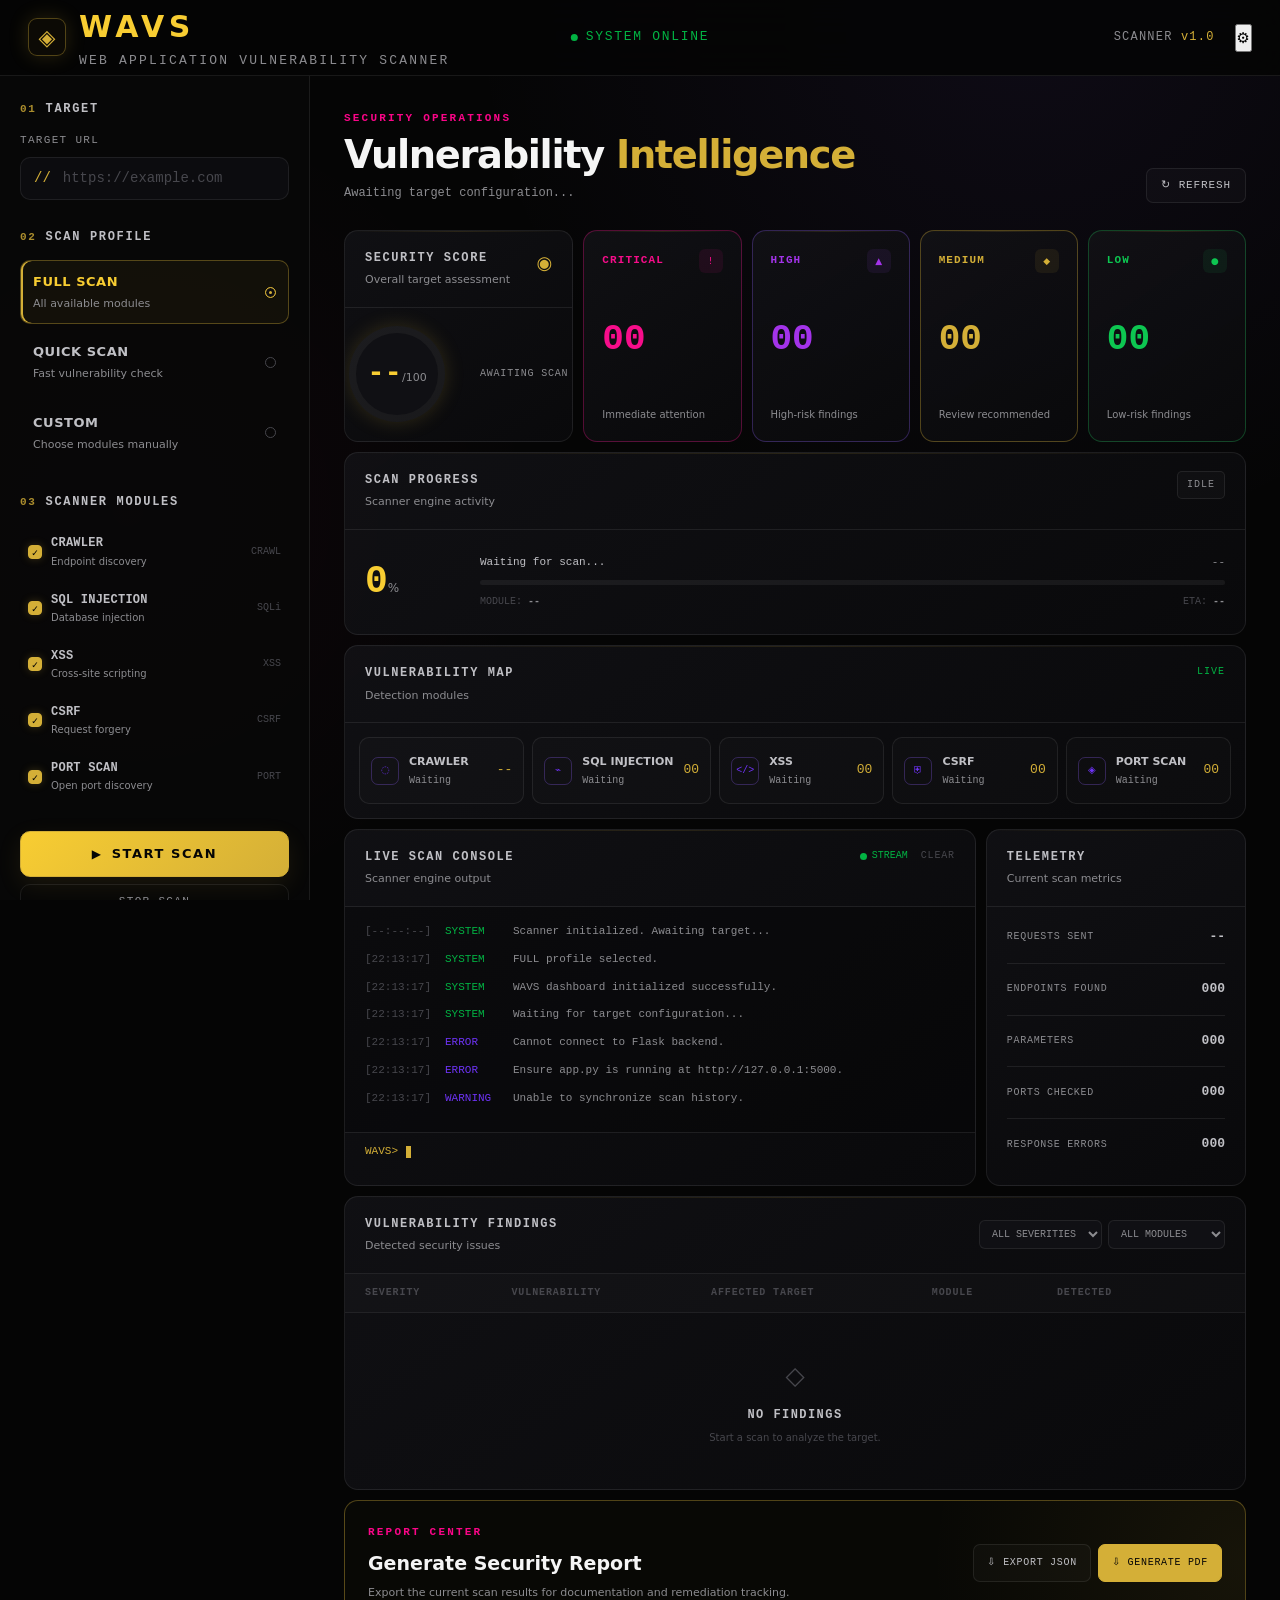
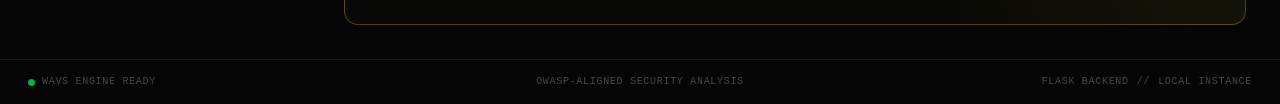
<file: Frontend/index.html>
<!DOCTYPE html>
<html lang="en">
<head>
    <meta charset="UTF-8">

    <meta
        name="viewport"
        content="width=device-width, initial-scale=1.0"
    >

    <meta
        name="description"
        content="WAVS — Web Application Vulnerability Scanner"
    >

    <title>WAVS | Web Application Vulnerability Scanner</title>

    <!-- Main stylesheet -->
    <link rel="stylesheet" href="style.css">
</head>

<body>

    <!-- APPLICATION -->
    <div class="app">

        <!-- TOP NAVIGATION -->
        <header class="topbar">

            <div class="brand">
                <div class="brand-mark">◈</div>

                <div class="brand-text">
                    <span class="brand-name">WAVS</span>

                    <span class="brand-subtitle">
                        WEB APPLICATION VULNERABILITY SCANNER
                    </span>
                </div>
            </div>

            <div class="topbar-center">
                <div class="system-status">
                    <span class="status-dot online"></span>
                    <span>SYSTEM ONLINE</span>
                </div>
            </div>

            <div class="topbar-right">

                <div class="scanner-version">
                    SCANNER <span>v1.0</span>
                </div>

                <button
                    class="iconbutton"
                    id="settingsButton"
                    type="button"
                    aria-label="Open settings"
                >
                    ⚙
                </button>

            </div>

        </header>


        <!-- MAIN DASHBOARD -->
        <main class="dashboard">

            <!-- LEFT CONTROL PANEL -->
            <aside class="scanner-sidebar">

                <!-- TARGET -->
                <section class="sidebar-section target-section">

                    <div class="section-label">
                        <span class="section-number">01</span>
                        TARGET
                    </div>

                    <div class="input-group">

                        <label for="targetUrl">
                            TARGET URL
                        </label>

                        <div class="url-input-wrapper">

                            <span class="input-prefix">//</span>

                            <input
                                type="url"
                                id="targetUrl"
                                name="targetUrl"
                                placeholder="https://example.com"
                                autocomplete="off"
                            >

                        </div>

                    </div>

                </section>


                <!-- SCAN PROFILE -->
                <section class="sidebar-section">

                    <div class="section-label">
                        <span class="section-number">02</span>
                        SCAN PROFILE
                    </div>

                    <div class="profile-selector">

                        <button
                            class="profile-option active"
                            type="button"
                            data-profile="full"
                        >
                            <span>
                                <strong>FULL SCAN</strong>
                                <small>All available modules</small>
                            </span>

                            <span class="radio-indicator"></span>
                        </button>

                        <button
                            class="profile-option"
                            type="button"
                            data-profile="quick"
                        >
                            <span>
                                <strong>QUICK SCAN</strong>
                                <small>Fast vulnerability check</small>
                            </span>

                            <span class="radio-indicator"></span>
                        </button>

                        <button
                            class="profile-option"
                            type="button"
                            data-profile="custom"
                        >
            <span>
                <strong>CUSTOM</strong>
                <small>Choose modules manually</small>
            </span>

            <span class="radio-indicator"></span>
                        </button>

                    </div>

                </section>


                <!-- SCANNER MODULES -->
                <section class="sidebar-section">

                    <div class="section-label">
                        <span class="section-number">03</span>
                        SCANNER MODULES
                    </div>

                    <div class="module-list">

                        <label class="module-item">
                            <input
                                type="checkbox"
                                name="module"
                                value="crawler"
                                checked
                            >

                            <span class="custom-checkbox"></span>

                            <span class="module-info">
                                <strong>CRAWLER</strong>
                                <small>Endpoint discovery</small>
                            </span>

                            <span class="module-code">CRAWL</span>
                        </label>


                        <label class="module-item">
                            <input
                                type="checkbox"
                                name="module"
                                value="sqli"
                                checked
                            >

                            <span class="custom-checkbox"></span>

                            <span class="module-info">
                                <strong>SQL INJECTION</strong>
                                <small>Database injection</small>
                            </span>

                            <span class="module-code">SQLi</span>
                        </label>


                        <label class="module-item">
                            <input
                                type="checkbox"
                                name="module"
                                value="xss"
                                checked
                            >

                            <span class="custom-checkbox"></span>

            <span class="module-info">
                <strong>XSS</strong>
                <small>Cross-site scripting</small>
            </span>

            <span class="module-code">XSS</span>
                        </label>


                        <label class="module-item">
                            <input
                                type="checkbox"
                                name="module"
                                value="csrf"
                                checked
                            >

                            <span class="custom-checkbox"></span>

                            <span class="module-info">
                                <strong>CSRF</strong>
                                <small>Request forgery</small>
                            </span>

                            <span class="module-code">CSRF</span>
                        </label>


                        <label class="module-item">
                            <input
                                type="checkbox"
                                name="module"
                                value="ports"
                                checked
                            >

                            <span class="custom-checkbox"></span>

                            <span class="module-info">
                                <strong>PORT SCAN</strong>
                                <small>Open port discovery</small>
                            </span>

                            <span class="module-code">PORT</span>
                        </label>

                    </div>

                </section>


                <!-- SCAN ACTIONS -->
                <section class="scan-actions">

                    <button
                        class="start-scan-button"
                        id="startScanButton"
                        type="button"
                    >
                        <span class="button-icon">▶</span>
                        <span>START SCAN</span>
                    </button>

                    <button
                        class="stop-scan-button"
                        id="stopScanButton"
                        type="button"
                        disabled
                    >
                        STOP SCAN
                    </button>

                </section>


                <!-- QUICK STATS -->
                <section class="sidebar-section quick-stats-section">

                    <div class="section-label">
                        <span class="section-number">04</span>
                        QUICK STATS
                    </div>

                    <div class="quick-stats">

                        <div class="quick-stat">
                            <span class="stat-label">ENDPOINTS</span>
                            <strong id="endpointCount">00</strong>
                        </div>

                        <div class="quick-stat">
                            <span class="stat-label">REQUESTS</span>
                            <strong id="requestCount">000</strong>
                        </div>

                        <div class="quick-stat">
                            <span class="stat-label">FINDINGS</span>
                            <strong id="findingCount">00</strong>
                        </div>

                        <div class="quick-stat">
                            <span class="stat-label">SCAN TIME</span>
                            <strong id="scanTime">00:00</strong>
                        </div>

                    </div>

                </section>

            </aside>


            <!-- MAIN WORKSPACE -->
            <section class="workspace">

                <!-- PAGE HEADER -->
                <div class="workspace-header">

                    <div>

                        <span class="eyebrow">
                            SECURITY OPERATIONS
                        </span>

                        <h1>
                            Vulnerability
                            <span>Intelligence</span>
                        </h1>

                        <p id="scanTargetDisplay">
                            Awaiting target configuration...
                        </p>

                    </div>

                    <div class="workspace-actions">

                        <button
                            class="secondary-button"
                            id="refreshResultsButton"
                            type="button"
                        >
                            ↻ REFRESH
                        </button>

                    </div>

                </div>


                <!-- SECURITY OVERVIEW -->
                <section class="overview-grid">

                    <!-- SECURITY SCORE -->
                    <article class="dashboard-card score-card">

                        <div class="card-header">

                            <div>
                                <span class="card-label">
                                    SECURITY SCORE
                                </span>

                                <span class="card-description">
                                    Overall target assessment
                                </span>
                            </div>

                            <span class="card-symbol">◉</span>

                        </div>

                        <div class="score-content">

                            <div
                                class="score-ring"
                                id="securityScoreRing"
                            >

                                <div class="score-value">
                                    <strong id="securityScore">--</strong>
                                    <span>/100</span>
                                </div>

                            </div>

                            <div class="score-status">

                                <span
                                    class="severity-indicator"
                                    id="scoreStatusIndicator"
                                ></span>

                                <span id="scoreStatus">
                                    NOT SCANNED
                                </span>

                            </div>

                        </div>

                    </article>


                    <!-- CRITICAL -->
                    <article class="dashboard-card severity-card critical-card">

                        <div class="severity-card-top">

                            <span class="severity-label">
                                CRITICAL
                            </span>

                            <span class="severity-icon">!</span>

                        </div>

                        <strong
                            class="severity-number"
                            id="criticalCount"
                        >
                            00
                        </strong>

                        <span class="severity-description">
                            Immediate attention
                        </span>

                    </article>


                    <!-- HIGH -->
                    <article class="dashboard-card severity-card high-card">

                        <div class="severity-card-top">

                            <span class="severity-label">HIGH</span>
                            <span class="severity-icon">▲</span>

                        </div>

                        <strong
                            class="severity-number"
                            id="highCount"
                        >
            00
        </strong>

        <span class="severity-description">
            High-risk findings
        </span>

                    </article>


                    <!-- MEDIUM -->
                    <article class="dashboard-card severity-card medium-card">

                        <div class="severity-card-top">

                            <span class="severity-label">MEDIUM</span>
                            <span class="severity-icon">◆</span>

                        </div>

                        <strong
                            class="severity-number"
                            id="mediumCount"
                        >
                            00
                        </strong>

                        <span class="severity-description">
                            Review recommended
                        </span>

                    </article>


                    <!-- LOW -->
                    <article class="dashboard-card severity-card low-card">

                        <div class="severity-card-top">

                            <span class="severity-label">LOW</span>
                            <span class="severity-icon">●</span>

                        </div>

                        <strong
                            class="severity-number"
                            id="lowCount"
                        >
            00
        </strong>

        <span class="severity-description">
            Low-risk findings
        </span>

                    </article>

                </section>


                <!-- SCAN PROGRESS -->
                <section class="dashboard-card scan-progress-card">

                    <div class="card-header">

                        <div>

                            <span class="card-label">
                                SCAN PROGRESS
                            </span>

                            <span class="card-description">
                                Scanner engine activity
                            </span>

                        </div>

                        <span
                            class="scan-status-badge"
                            id="scanStatusBadge"
                        >
                            IDLE
                        </span>

                    </div>


                    <div class="progress-main">

                        <div class="progress-percentage">
                            <strong id="scanProgressValue">0</strong>
                            <span>%</span>
                        </div>

                        <div class="progress-details">

                            <div class="progress-label-row">

                                <span id="currentScanStage">
                                    Waiting for scan...
                                </span>

                                <span id="progressTarget">
                                    --
                                </span>

                            </div>

                            <div class="progress-track">

                                <div
                                    class="progress-bar"
                                    id="scanProgressBar"
                                    style="width: 0%;"
                                ></div>

                            </div>


                            <div class="progress-meta">

                                <span>
                                    MODULE:
                                    <strong id="activeModule">--</strong>
                                </span>

                                <span>
                                    ETA:
                                    <strong id="scanEta">--</strong>
                                </span>

                            </div>

                        </div>

                    </div>

                </section>


                <!-- VULNERABILITY MODULE MAP -->
                <section class="dashboard-card module-map-card">

                    <div class="card-header">

                        <div>

                            <span class="card-label">
                                VULNERABILITY MAP
                            </span>

                            <span class="card-description">
                                Detection modules
                            </span>

                        </div>

                        <span class="module-map-status">LIVE</span>

                    </div>


                    <div class="module-map">

                        <!-- CRAWLER -->
                        <div
                            class="module-status-card"
                            data-module="crawler"
                        >

                            <div class="module-status-icon">◌</div>

                            <div class="module-status-info">
                                <strong>CRAWLER</strong>

                                <span id="crawlerStatus">
                                    Waiting
                                </span>
                            </div>

                            <div
                                class="module-finding-count"
                                id="crawlerCount"
                            >
                                --
                            </div>

                        </div>


                        <!-- SQLi -->
                        <div
                            class="module-status-card"
                            data-module="sqli"
        >

            <div class="module-status-icon">⌁</div>

            <div class="module-status-info">
                <strong>SQL INJECTION</strong>

                <span id="sqliStatus">
                    Waiting
                </span>
            </div>

            <div
                class="module-finding-count"
                id="sqliCount"
            >
                00
            </div>

        </div>


        <!-- XSS -->
        <div
            class="module-status-card"
            data-module="xss"
        >

            <div class="module-status-icon">&lt;/&gt;</div>

            <div class="module-status-info">
                <strong>XSS</strong>

                <span id="xssStatus">
                    Waiting
                </span>
            </div>

            <div
                class="module-finding-count"
                id="xssCount"
            >
                00
            </div>

        </div>


        <!-- CSRF -->
        <div
            class="module-status-card"
            data-module="csrf"
        >

            <div class="module-status-icon">⛨</div>

            <div class="module-status-info">
                <strong>CSRF</strong>

                <span id="csrfStatus">
                    Waiting
                </span>
            </div>

            <div
                class="module-finding-count"
                id="csrfCount"
            >
                00
            </div>

        </div>


        <!-- PORTS -->
        <div
            class="module-status-card"
            data-module="ports"
        >

            <div class="module-status-icon">◈</div>

            <div class="module-status-info">
                <strong>PORT SCAN</strong>

                <span id="portsStatus">
                    Waiting
                </span>
            </div>

            <div
                class="module-finding-count"
                id="portsCount"
            >
                00
            </div>

        </div>

                    </div>

                </section>


                <!-- LOWER DASHBOARD -->
                <div class="lower-dashboard">

                    <!-- LIVE SCAN CONSOLE -->
                    <section class="dashboard-card console-card">

                        <div class="card-header">

                            <div>

                                <span class="card-label">
                                    LIVE SCAN CONSOLE
                                </span>

                                <span class="card-description">
                                    Scanner engine output
                                </span>

                            </div>

                            <div class="console-controls">

                                <span class="console-status">
                                    <span class="status-dot"></span>
                                    STREAM
                                </span>

                                <button
                                    type="button"
                                    id="clearConsoleButton"
                                >
                                    CLEAR
                                </button>

                            </div>

                        </div>


                        <div
                            class="console-output"
                            id="consoleOutput"
                            aria-live="polite"
        >

            <div class="console-line system-line">

                <span class="console-time">[--:--:--]</span>

                <span class="console-type">SYSTEM</span>

                <span class="console-message">
                    Scanner initialized. Awaiting target...
                </span>

            </div>

        </div>


        <div class="console-input-line">

            <span class="console-prompt">WAVS&gt;</span>
            <span class="console-cursor"></span>

        </div>

                    </section>


                    <!-- SCAN TELEMETRY -->
                    <section class="dashboard-card telemetry-card">

                        <div class="card-header">

                            <div>

                                <span class="card-label">
                                    TELEMETRY
                                </span>

                                <span class="card-description">
                                    Current scan metrics
                                </span>

                            </div>

                        </div>


                        <div class="telemetry-list">

                            <div class="telemetry-row">
                                <span>REQUESTS SENT</span>
                                <strong id="telemetryRequests">000</strong>
                            </div>

                            <div class="telemetry-row">
                                <span>ENDPOINTS FOUND</span>
                                <strong id="telemetryEndpoints">00</strong>
                            </div>

                            <div class="telemetry-row">
                                <span>PARAMETERS</span>
                                <strong id="telemetryParameters">00</strong>
                            </div>

                            <div class="telemetry-row">
                                <span>PORTS CHECKED</span>
                                <strong id="telemetryPorts">00</strong>
                            </div>

            <div class="telemetry-row">
                <span>RESPONSE ERRORS</span>
                <strong id="telemetryErrors">00</strong>
            </div>

                        </div>

                    </section>

                </div>


                <!-- FINDINGS -->
                <section class="dashboard-card findings-card">

                    <div class="card-header findings-header">

                        <div>

                            <span class="card-label">
                                VULNERABILITY FINDINGS
                            </span>

                            <span class="card-description">
                                Detected security issues
                            </span>

                        </div>


                        <div class="findings-actions">

                            <select
                                id="severityFilter"
                                class="filter-select"
                            >
                                <option value="all">ALL SEVERITIES</option>
                                <option value="critical">CRITICAL</option>
                                <option value="high">HIGH</option>
                                <option value="medium">MEDIUM</option>
                                <option value="low">LOW</option>
                            </select>


                            <select
                                id="moduleFilter"
                                class="filter-select"
                            >
                                <option value="all">ALL MODULES</option>
                                <option value="sqli">SQL INJECTION</option>
                                <option value="xss">XSS</option>
                                <option value="csrf">CSRF</option>
                                <option value="ports">PORT SCAN</option>
                            </select>

                        </div>

                    </div>


                    <!-- FINDINGS TABLE -->
                    <div class="findings-table-wrapper">

                        <table class="findings-table">

                            <thead>
                                <tr>
                                    <th>SEVERITY</th>
                                    <th>VULNERABILITY</th>
                                    <th>AFFECTED TARGET</th>
                                    <th>MODULE</th>
                                    <th>DETECTED</th>
                                    <th></th>
                                </tr>
                            </thead>


                            <tbody id="findingsTableBody">

                                <!-- Findings will be injected by main.js -->

                                <tr class="empty-findings-row">

                                    <td colspan="6">

                                        <div class="empty-state">

                                            <span class="empty-icon">◇</span>

                                            <strong>NO FINDINGS</strong>

                                            <span>
                                                Start a scan to analyze the target.
                                            </span>

                                        </div>

                                    </td>

                                </tr>

                            </tbody>

                        </table>

                    </div>

                </section>


                <!-- FINDING DETAILS -->
                <section
                    class="dashboard-card finding-details-card"
                    id="findingDetails"
                >

                    <div class="card-header">

                        <div>

                            <span class="card-label">
                                FINDING DETAILS
                            </span>

                            <span class="card-description">
                                Technical vulnerability analysis
                            </span>

                        </div>

                        <button
                            type="button"
                            class="close-details-button"
                            id="closeFindingDetails"
                            aria-label="Close finding details"
                        >
                            ×
                        </button>

                    </div>


                    <div class="finding-details-content">

                        <div class="finding-detail-title">

                            <span
                                class="severity-badge"
                                id="detailSeverity"
                            >
                                --
                            </span>

                            <h2 id="detailTitle">
                                Select a finding
                            </h2>

                        </div>


                        <div class="detail-grid">

                            <div class="detail-item">
                                <span>AFFECTED URL</span>
                                <code id="detailUrl">--</code>
                            </div>

                            <div class="detail-item">
                                <span>MODULE</span>
                                <strong id="detailModule">--</strong>
                            </div>

                            <div class="detail-item">
                                <span>PARAMETER</span>
                                <code id="detailParameter">--</code>
                            </div>

                            <div class="detail-item">
                                <span>DETECTED</span>
                                <strong id="detailDetected">--</strong>
                            </div>

                        </div>


                        <div class="detail-section">
                            <h3>DESCRIPTION</h3>

                            <p id="detailDescription">
                                Select a vulnerability from the findings
                                table to view its analysis.
                            </p>
                        </div>


                        <div class="detail-section">
                            <h3>IMPACT</h3>
                            <p id="detailImpact">--</p>
                        </div>


                        <div class="detail-section">
                            <h3>EVIDENCE</h3>
                            <pre id="detailEvidence"><code>--</code></pre>
                        </div>


                        <div class="detail-section remediation-section">
                            <h3>REMEDIATION</h3>
                            <p id="detailRemediation">--</p>
                        </div>

                    </div>

                </section>


                <!-- REPORT CENTER -->
                <section class="report-center">

                    <div class="report-info">

                        <span class="eyebrow">REPORT CENTER</span>

                        <h2>Generate Security Report</h2>

                        <p>
                            Export the current scan results for
                            documentation and remediation tracking.
                        </p>

                    </div>


                    <div class="report-actions">

                        <button
                            class="report-button json-report-button"
                            id="jsonReportButton"
                            type="button"
                        >
                            <span>⇩</span>
                            EXPORT JSON
                        </button>

                        <button
                            class="report-button pdf-report-button"
                            id="pdfReportButton"
                            type="button"
                        >
                            <span>⇩</span>
                            GENERATE PDF
                        </button>

                    </div>

                </section>

            </section>

        </main>


        <!-- FOOTER -->
        <footer class="footer">

            <div class="footer-left">

                <span class="status-dot online"></span>

                <span>WAVS ENGINE READY</span>

            </div>


            <div class="footer-center">
                <span>OWASP-ALIGNED SECURITY ANALYSIS</span>
            </div>


            <div class="footer-right">

                <span>FLASK BACKEND</span>

                <span class="footer-divider">//</span>

                <span>LOCAL INSTANCE</span>

            </div>

        </footer>

    </div>


    <!-- JAVASCRIPT -->
    <script src="main.js" defer></script>

</body>
</html>
</file>
<file: Frontend/style.css>
:root {

    /* Core */
    --black: #050505;
    --black-soft: #080808;
    --surface: #0c0c0f;
    --surface-2: #101014;
    --surface-3: #15151b;

    /* Borders */
    --border: rgba(255, 255, 255, 0.08);
    --border-light: rgba(255, 255, 255, 0.13);
    --border-gold: rgba(212, 175, 55, 0.35);
    --border-magenta: rgba(255, 20, 147, 0.30);
    --border-violet: rgba(139, 92, 246, 0.30);
    --border-green: rgba(34, 197, 94, 0.30);

    /* Main palette */
    --gold: #d4af37;
    --gold-light: #f8cd32;
    --gold-dark: #9e7c20;

    --magenta: #fb0588;
    --magenta-light: #f558ae;

    --violet: #6e33f6;
    --violet-light: #9d7cff;

    --green: #02b343;
    --green-light: #31de71;

    /* Severity */
    --critical: #f70d8a;
    --high: #a333e9;
    --medium: #d4af37;
    --low: #0dc651;

    /* Text */
    --text: #f5f5f5;
    --text-soft: #c0c0c5;
    --text-muted: #8c8c90;
    --text-dark: #47474d;

    /* Effects */
    --gold-glow:
        0 0 20px rgba(212, 175, 55, 0.18);

    --magenta-glow:
        0 0 25px rgba(255, 20, 147, 0.18);

    --violet-glow:
        0 0 25px rgba(139, 92, 246, 0.18);

    --green-glow:
        0 0 20px rgba(34, 197, 94, 0.16);

    /* Layout */
    --sidebar-width: 310px;
    --topbar-height: 76px;

    /* Radius */
    --radius-sm: 6px;
    --radius-md: 10px;
    --radius-lg: 14px;

    /* Transitions */
    --transition-fast: 150ms ease;
    --transition:
        220ms cubic-bezier(0.4, 0, 0.2, 1);

}


/* ============================================================
   02. RESET
   ============================================================ */

* {
    margin: 0;
    padding: 0;
    box-sizing: border-box;
}


html {
    scroll-behavior: smooth;
}


body {

    min-height: 100vh;

    background:
        radial-gradient(
            circle at 80% 0%,
            rgba(139, 92, 246, 0.07),
            transparent 28%
        ),
        radial-gradient(
            circle at 10% 30%,
            rgba(255, 20, 147, 0.035),
            transparent 25%
        ),
        var(--black);

    color: var(--text);

    font-family:
        Inter,
        ui-sans-serif,
        system-ui,
        -apple-system,
        BlinkMacSystemFont,
        "Segoe UI",
        sans-serif;

    line-height: 1.5;

    overflow-x: hidden;

}


button,
input,
select,
textarea {
    font: inherit;
}


button {
    cursor: pointer;
}


button:disabled {
    cursor: not-allowed;
}


a {
    color: inherit;
    text-decoration: none;
}


code,
pre,
.console-output,
.module-code {

    font-family:
        "JetBrains Mono",
        "SFMono-Regular",
        Consolas,
        "Liberation Mono",
        monospace;

}


::selection {
    background: rgba(255, 20, 147, 0.35);
    color: white;
}


/* ============================================================
   03. APP
   ============================================================ */

.app {
    min-height: 100vh;
}


/* ============================================================
   04. TOPBAR
   ============================================================ */

.topbar {

    position: sticky;
    top: 0;
    z-index: 100;

    height: var(--topbar-height);

    display: flex;
    align-items: center;
    justify-content: space-between;

    padding: 0 28px;

    background:
        rgba(5, 5, 5, 0.88);

    border-bottom:
        1px solid var(--border);

    backdrop-filter:
        blur(20px);

}


.brand {

    display: flex;
    align-items: center;
    gap: 13px;

}


.brand-mark {

    width: 38px;
    height: 38px;

    display: grid;
    place-items: center;

    color: var(--gold);

    font-size: 22px;

    border:
        1px solid var(--border-gold);

    border-radius: 9px;

    background:
        rgba(212, 175, 55, 0.04);

    box-shadow:
        var(--gold-glow);

}


.brand-text {

    display: flex;
    flex-direction: column;

}


.brand-name {

    color: var(--gold-light);

    font-size: 27px;
    font-weight: 800;

    letter-spacing: 0.15em;

}


.brand-subtitle {

    color: var(--text-muted);

    font-family:
        "JetBrains Mono",
        monospace;

    font-size: 15px;

    letter-spacing: 0.17em;

}


.topbar-center {

    position: absolute;

    left: 50%;

    transform:
        translateX(-50%);

}


.system-status {

    display: flex;
    align-items: center;
    gap: 8px;

    color: var(--green);

    font-family:
        "JetBrains Mono",
        monospace;

    font-size: 12px;

    letter-spacing: 0.13em;

}


.status-dot {

    width: 7px;
    height: 7px;

    display: inline-block;

    border-radius: 50%;

    background: var(--green);

}


.status-dot.online {

    box-shadow:
        0 0 8px rgba(34, 197, 94, 0.8);

    animation:
        statusPulse 2s infinite;

}


@keyframes statusPulse {

    0%,
    100% {
        opacity: 1;
    }

    50% {
        opacity: 0.4;
    }

}


.topbar-right {

    display: flex;
    align-items: center;
    gap: 20px;

}


.scanner-version {

    color: var(--text-muted);

    font-family:
        "JetBrains Mono",
        monospace;

    font-size: 9px;

    letter-spacing: 0.1em;

}


.scanner-version span {
    color: var(--gold);
}


.icon-button {

    width: 35px;
    height: 35px;

    display: grid;
    place-items: center;

    border:
        1px solid var(--border);

    border-radius: 8px;

    color: var(--text-soft);

    background:
        rgba(255, 255, 255, 0.025);

    transition:
        var(--transition);

}


.icon-button:hover {

    color: var(--gold);

    border-color:
        var(--border-gold);

    box-shadow:
        var(--gold-glow);

    transform:
        rotate(30deg);

}


/* ============================================================
   05. DASHBOARD LAYOUT
   ============================================================ */

.dashboard {

    display: grid;

    grid-template-columns:
        var(--sidebar-width)
        minmax(0, 1fr);

    min-height:
        calc(100vh - var(--topbar-height));

}


/* ============================================================
   06. SIDEBAR
   ============================================================ */

.scanner-sidebar {

    position: sticky;

    top: var(--topbar-height);

    height:
        calc(100vh - var(--topbar-height));

    overflow-y: auto;

    padding: 24px 20px;

    background:
        rgba(8, 8, 8, 0.78);

    border-right:
        1px solid var(--border);

}


.scanner-sidebar::-webkit-scrollbar,
.console-output::-webkit-scrollbar {

    width: 4px;

}


.scanner-sidebar::-webkit-scrollbar-thumb,
.console-output::-webkit-scrollbar-thumb {

    background:
        rgba(212, 175, 55, 0.25);

    border-radius: 10px;

}


/* ============================================================
   07. SIDEBAR SECTIONS
   ============================================================ */

.sidebar-section {

    margin-bottom: 28px;

}


.section-label {

    display: flex;
    align-items: center;
    gap: 9px;

    margin-bottom: 13px;

    color: var(--text-soft);

    font-family:
        "JetBrains Mono",
        monospace;

    font-size: 9px;
    font-weight: 700;

    letter-spacing: 0.14em;

}


.section-number {

    color: var(--gold);

    font-size: 8px;

    opacity: 0.8;

}


/* ============================================================
   08. TARGET INPUT
   ============================================================ */

.input-group label {

    display: block;

    margin-bottom: 7px;

    color: var(--text-muted);

    font-family:
        "JetBrains Mono",
        monospace;

    font-size: 8px;

    letter-spacing: 0.12em;

}


.url-input-wrapper {

    display: flex;
    align-items: center;

    height: 43px;

    overflow: hidden;

    border:
        1px solid var(--border);

    border-radius:
        var(--radius-md);

    background:
        var(--surface);

    transition:
        var(--transition);

}


.url-input-wrapper:focus-within {

    border-color:
        var(--border-gold);

    box-shadow:
        0 0 0 3px rgba(212, 175, 55, 0.06),
        var(--gold-glow);

}


.input-prefix {

    padding-left: 13px;

    color: var(--gold);

    font-family:
        "JetBrains Mono",
        monospace;

    font-size: 12px;

}


.url-input-wrapper input {

    width: 100%;
    height: 100%;

    padding:
        0 12px;

    border: none;
    outline: none;

    color: var(--text);

    background:
        transparent;

    font-family:
        "JetBrains Mono",
        monospace;

    font-size: 11px;

}


.url-input-wrapper input::placeholder {
    color: var(--text-dark);
}


.url-input-wrapper input:disabled {
    opacity: 0.45;
}


/* ============================================================
   09. PROFILE SELECTOR
   ============================================================ */

.profile-selector {

    display: flex;
    flex-direction: column;
    gap: 6px;

}


.profile-option {

    width: 100%;

    display: flex;
    align-items: center;
    justify-content: space-between;

    padding: 11px 12px;

    border:
        1px solid transparent;

    border-radius:
        var(--radius-md);

    color: var(--text-soft);

    background:
        transparent;

    text-align: left;

    transition:
        var(--transition);

}


.profile-option span:first-child {

    display: flex;
    flex-direction: column;
    gap: 2px;

}


.profile-option strong {

    color: var(--text-soft);

    font-size: 10px;

    letter-spacing: 0.04em;

}


.profile-option small {

    color: var(--text-muted);

    font-size: 8px;

}


.profile-option:hover {

    background:
        rgba(255, 255, 255, 0.025);

    border-color:
        var(--border);

}


.profile-option.active {

    border-color:
        var(--border-gold);

    background:
        rgba(212, 175, 55, 0.055);

    box-shadow:
        inset 2px 0 0 var(--gold);

}


.profile-option.active strong {
    color: var(--gold-light);
}


.radio-indicator {

    width: 11px;
    height: 11px;

    border:
        1px solid var(--text-dark);

    border-radius: 50%;

}


.profile-option.active
.radio-indicator {

    border-color:
        var(--gold);

    background:
        var(--gold);

    box-shadow:
        inset 0 0 0 3px var(--surface);

}


/* ============================================================
   10. MODULE LIST
   ============================================================ */

.module-list {

    display: flex;
    flex-direction: column;
    gap: 3px;

}


.module-item {

    position: relative;

    display: flex;
    align-items: center;

    gap: 9px;

    padding: 9px 8px;

    border-radius:
        var(--radius-sm);

    transition:
        var(--transition);

}


.module-item:hover {

    background:
        rgba(255, 255, 255, 0.025);

}


.module-item input {

    position: absolute;

    opacity: 0;

    pointer-events: none;

}


.custom-checkbox {

    width: 14px;
    height: 14px;

    flex-shrink: 0;

    border:
        1px solid var(--text-dark);

    border-radius: 4px;

    transition:
        var(--transition);

}


.module-item input:checked
~ .custom-checkbox {

    border-color:
        var(--gold);

    background:
        var(--gold);

    box-shadow:
        0 0 9px rgba(212, 175, 55, 0.25);

}


.module-item input:checked
~ .custom-checkbox::after {

    content: "✓";

    display: block;

    color: var(--black);

    font-size: 9px;
    font-weight: 900;

    text-align: center;

}


.module-info {

    min-width: 0;

    display: flex;
    flex-direction: column;

    flex: 1;

}


.module-info strong {

    color: var(--text-soft);

    font-family:
        "JetBrains Mono",
        monospace;

    font-size: 9px;

    letter-spacing: 0.02em;

}


.module-info small {

    color: var(--text-muted);

    font-size: 7px;

}


.module-code {

    color: var(--text-dark);

    font-size: 7px;

}


/* ============================================================
   11. SCAN BUTTONS
   ============================================================ */

.scan-actions {

    display: flex;
    flex-direction: column;
    gap: 7px;

    margin-bottom: 28px;

}


.start-scan-button {

    width: 100%;
    height: 46px;

    display: flex;
    align-items: center;
    justify-content: center;

    gap: 9px;

    border:
        1px solid var(--gold);

    border-radius:
        var(--radius-md);

    color: var(--black);

    background:
        linear-gradient(
            135deg,
            var(--gold-light),
            var(--gold)
        );

    font-size: 10px;
    font-weight: 900;

    letter-spacing: 0.12em;

    box-shadow:
        0 8px 25px rgba(212, 175, 55, 0.10);

    transition:
        var(--transition);

}


.start-scan-button:hover:not(:disabled) {

    transform:
        translateY(-2px);

    box-shadow:
        0 12px 30px rgba(212, 175, 55, 0.22),
        0 0 25px rgba(212, 175, 55, 0.12);

}


.start-scan-button:active:not(:disabled) {

    transform:
        translateY(0);

}


.start-scan-button:disabled {

    opacity: 0.4;

}


.button-icon {
    font-size: 9px;
}


.stop-scan-button {

    width: 100%;
    height: 35px;

    border:
        1px solid var(--border);

    border-radius:
        var(--radius-md);

    color: var(--text-muted);

    background:
        transparent;

    font-family:
        "JetBrains Mono",
        monospace;

    font-size: 8px;

    letter-spacing: 0.12em;

    transition:
        var(--transition);

}


.stop-scan-button:not(:disabled):hover {

    color: var(--magenta);

    border-color:
        var(--border-magenta);

    background:
        rgba(255, 20, 147, 0.04);

}


/* ============================================================
   12. QUICK STATS
   ============================================================ */

.quick-stats {

    display: grid;

    grid-template-columns:
        repeat(2, 1fr);

    border:
        1px solid var(--border);

    border-radius:
        var(--radius-md);

    overflow: hidden;

}


.quick-stat {

    min-height: 66px;

    display: flex;
    flex-direction: column;
    justify-content: center;

    padding: 10px;

    border-right:
        1px solid var(--border);

    border-bottom:
        1px solid var(--border);

}


.quick-stat:nth-child(2n) {
    border-right: none;
}


.quick-stat:nth-last-child(-n + 2) {
    border-bottom: none;
}


.stat-label {

    color: var(--text-muted);

    font-family:
        "JetBrains Mono",
        monospace;

    font-size: 7px;

    letter-spacing: 0.1em;

}


.quick-stat strong {

    margin-top: 3px;

    color: var(--gold-light);

    font-family:
        "JetBrains Mono",
        monospace;

    font-size: 15px;

}


/* ============================================================
   13. WORKSPACE
   ============================================================ */

.workspace {

    min-width: 0;

    padding: 34px;

}


/* ============================================================
   14. WORKSPACE HEADER
   ============================================================ */

.workspace-header {

    display: flex;
    align-items: flex-end;
    justify-content: space-between;

    gap: 20px;

    margin-bottom: 27px;

}


.eyebrow {

    display: block;

    margin-bottom: 7px;

    color: var(--magenta);

    font-family:
        "JetBrains Mono",
        monospace;

    font-size: 8px;
    font-weight: 700;

    letter-spacing: 0.2em;

}


.workspace-header h1 {

    color: var(--text);

    font-size:
        clamp(27px, 3vw, 40px);

    line-height: 1.05;

    letter-spacing: -0.035em;

    font-weight: 700;

}


.workspace-header h1 span {

    color: var(--gold);

}


.workspace-header p {

    max-width: 700px;

    margin-top: 9px;

    overflow: hidden;

    color: var(--text-muted);

    font-family:
        "JetBrains Mono",
        monospace;

    font-size: 9px;

    text-overflow: ellipsis;
    white-space: nowrap;

}


.secondary-button {

    height: 35px;

    padding: 0 14px;

    border:
        1px solid var(--border);

    border-radius:
        7px;

    color: var(--text-soft);

    background:
        rgba(255, 255, 255, 0.025);

    font-family:
        "JetBrains Mono",
        monospace;

    font-size: 8px;

    letter-spacing: 0.08em;

    transition:
        var(--transition);

}


.secondary-button:hover {

    color: var(--gold);

    border-color:
        var(--border-gold);

}


/* ============================================================
   15. DASHBOARD CARD
   ============================================================ */

.dashboard-card {

    position: relative;

    overflow: hidden;

    border:
        1px solid var(--border);

    border-radius:
        var(--radius-lg);

    background:
        linear-gradient(
            145deg,
            rgba(18, 18, 22, 0.88),
            rgba(10, 10, 12, 0.92)
        );

}


.dashboard-card::before {

    content: "";

    position: absolute;

    top: 0;
    left: 0;
    right: 0;

    height: 1px;

    background:
        linear-gradient(
            90deg,
            transparent,
            rgba(212, 175, 55, 0.28),
            transparent
        );

    opacity: 0.5;

}


/* ============================================================
   16. CARD HEADER
   ============================================================ */

.card-header {

    display: flex;
    align-items: flex-start;
    justify-content: space-between;

    padding: 18px 20px;

    border-bottom:
        1px solid var(--border);

}


.card-label {

    display: block;

    color: var(--text-soft);

    font-family:
        "JetBrains Mono",
        monospace;

    font-size: 9px;
    font-weight: 700;

    letter-spacing: 0.13em;

}


.card-description {

    display: block;

    margin-top: 3px;

    color: var(--text-muted);

    font-size: 8px;

}


.card-symbol {

    color: var(--gold);

    font-size: 16px;

}


/* ============================================================
   17. OVERVIEW GRID
   ============================================================ */

.overview-grid {

    display: grid;

    grid-template-columns:
        1.45fr
        repeat(4, 1fr);

    gap: 10px;

    margin-bottom: 10px;

}


/* ============================================================
   18. SCORE CARD
   ============================================================ */

.score-card {

    min-height: 190px;

}


.score-content {

    display: flex;
    align-items: center;
    justify-content: center;

    gap: 28px;

    height: 133px;

}


.score-ring {

    --score: 0;

    width: 96px;
    height: 96px;

    display: grid;
    place-items: center;

    position: relative;

    border-radius: 50%;

    background:
        conic-gradient(
            var(--gold)
            calc(var(--score) * 1%),
            rgba(255, 255, 255, 0.06)
            0
        );

    box-shadow:
        var(--gold-glow);

}


.score-ring::before {

    content: "";

    position: absolute;

    inset: 7px;

    border-radius: 50%;

    background:
        var(--surface-2);

}


.score-value {

    position: relative;
    z-index: 1;

    display: flex;
    align-items: baseline;

}


.score-value strong {

    color: var(--gold-light);

    font-family:
        "JetBrains Mono",
        monospace;

    font-size: 25px;

}


.score-value span {

    color: var(--text-muted);

    font-size: 8px;

}


.score-status {

    display: flex;
    align-items: center;

    gap: 7px;

    color: var(--text-muted);

    font-family:
        "JetBrains Mono",
        monospace;

    font-size: 7px;

    letter-spacing: 0.08em;

}


/* ============================================================
   19. SEVERITY CARDS
   ============================================================ */

.severity-card {

    min-height: 190px;

    padding: 18px;

    display: flex;
    flex-direction: column;

    justify-content: space-between;

}


.severity-card-top {

    display: flex;
    align-items: center;
    justify-content: space-between;

}


.severity-label {

    font-family:
        "JetBrains Mono",
        monospace;

    font-size: 8px;
    font-weight: 700;

    letter-spacing: 0.1em;

}


.severity-icon {

    width: 24px;
    height: 24px;

    display: grid;
    place-items: center;

    border-radius: 6px;

    font-size: 9px;

}


.severity-number {

    font-family:
        "JetBrains Mono",
        monospace;

    font-size: 32px;

    line-height: 1;

}


.severity-description {

    color: var(--text-muted);

    font-size: 7px;

}


.critical-card {

    border-color:
        var(--border-magenta);

}


.critical-card .severity-label,
.critical-card .severity-number {

    color: var(--critical);

}


.critical-card .severity-icon {

    color: var(--critical);

    background:
        rgba(255, 20, 147, 0.08);

}


.high-card {

    border-color:
        var(--border-violet);

}


.high-card .severity-label,
.high-card .severity-number {

    color: var(--high);

}


.high-card .severity-icon {

    color: var(--high);

    background:
        rgba(168, 85, 247, 0.08);

}


.medium-card {

    border-color:
        var(--border-gold);

}


.medium-card .severity-label,
.medium-card .severity-number {

    color: var(--medium);

}


.medium-card .severity-icon {

    color: var(--medium);

    background:
        rgba(212, 175, 55, 0.08);

}


.low-card {

    border-color:
        var(--border-green);

}


.low-card .severity-label,
.low-card .severity-number {

    color: var(--low);

}


.low-card .severity-icon {

    color: var(--low);

    background:
        rgba(34, 197, 94, 0.08);

}


/* ============================================================
   20. SCAN PROGRESS
   ============================================================ */

.scan-progress-card {

    margin-bottom: 10px;

}


.scan-status-badge {

    padding:
        5px 9px;

    border:
        1px solid var(--border);

    border-radius: 5px;

    color: var(--text-muted);

    background:
        rgba(255, 255, 255, 0.025);

    font-family:
        "JetBrains Mono",
        monospace;

    font-size: 7px;

    letter-spacing: 0.1em;

}


.scan-status-badge[data-status="scanning"] {

    color: var(--gold);

    border-color:
        var(--border-gold);

    background:
        rgba(212, 175, 55, 0.06);

    animation:
        scanBadgePulse 1.8s infinite;

}


.scan-status-badge[data-status="complete"] {

    color: var(--green);

    border-color:
        var(--border-green);

}


.scan-status-badge[data-status="error"] {

    color: var(--magenta);

    border-color:
        var(--border-magenta);

}


@keyframes scanBadgePulse {

    50% {
        box-shadow:
            0 0 15px
            rgba(212, 175, 55, 0.15);
    }

}


.progress-main {

    display: flex;
    align-items: center;

    gap: 25px;

    padding: 22px 20px;

}


.progress-percentage {

    display: flex;
    align-items: baseline;

    min-width: 90px;

}


.progress-percentage strong {

    color: var(--gold-light);

    font-family:
        "JetBrains Mono",
        monospace;

    font-size: 35px;

}


.progress-percentage span {

    color: var(--text-muted);

    font-size: 10px;

}


.progress-details {

    width: 100%;

}


.progress-label-row {

    display: flex;
    justify-content: space-between;

    margin-bottom: 9px;

    color: var(--text-muted);

    font-family:
        "JetBrains Mono",
        monospace;

    font-size: 8px;

}


.progress-label-row span:first-child {
    color: var(--text-soft);
}


.progress-track {

    height: 5px;

    overflow: hidden;

    border-radius: 20px;

    background:
        rgba(255, 255, 255, 0.06);

}


.progress-bar {

    height: 100%;

    position: relative;

    border-radius: inherit;

    background:
        linear-gradient(
            90deg,
            var(--violet),
            var(--magenta),
            var(--gold)
        );

    transition:
        width 500ms ease;

}


.progress-bar::after {

    content: "";

    position: absolute;

    top: 0;
    bottom: 0;

    width: 80px;

    right: 0;

    background:
        linear-gradient(
            90deg,
            transparent,
            rgba(255, 255, 255, 0.4),
            transparent
        );

    animation:
        progressShine 1.5s linear infinite;

}


@keyframes progressShine {

    from {
        transform:
            translateX(-80px);
    }

    to {
        transform:
            translateX(80px);
    }

}


.progress-meta {

    display: flex;
    justify-content: space-between;

    margin-top: 9px;

    color: var(--text-dark);

    font-family:
        "JetBrains Mono",
        monospace;

    font-size: 7px;

}


.progress-meta strong {
    color: var(--text-muted);
}


/* ============================================================
   21. MODULE MAP
   ============================================================ */

.module-map-card {

    margin-bottom: 10px;

}


.module-map-status {

    color: var(--green);

    font-family:
        "JetBrains Mono",
        monospace;

    font-size: 7px;

    letter-spacing: 0.1em;

}


.module-map {

    display: grid;

    grid-template-columns:
        repeat(5, 1fr);

    gap: 8px;

    padding: 14px;

}


.module-status-card {

    display: flex;
    align-items: center;

    gap: 10px;

    min-height: 67px;

    padding: 11px;

    border:
        1px solid var(--border);

    border-radius:
        var(--radius-md);

    background:
        rgba(255, 255, 255, 0.015);

    transition:
        var(--transition);

}


.module-status-card:hover {

    transform:
        translateY(-2px);

    border-color:
        var(--border-light);

    background:
        rgba(255, 255, 255, 0.025);

}


.module-status-icon {

    width: 28px;
    height: 28px;

    flex-shrink: 0;

    display: grid;
    place-items: center;

    color: var(--violet);

    border:
        1px solid var(--border-violet);

    border-radius: 7px;

    font-family:
        "JetBrains Mono",
        monospace;

    font-size: 10px;

}


.module-status-info {

    min-width: 0;

    display: flex;
    flex-direction: column;

    flex: 1;

}


.module-status-info strong {

    overflow: hidden;

    color: var(--text-soft);

    font-size: 8px;

    white-space: nowrap;
    text-overflow: ellipsis;

}


.module-status-info span {

    margin-top: 2px;

    overflow: hidden;

    color: var(--text-muted);

    font-family:
        "JetBrains Mono",
        monospace;

    font-size: 6px;

    white-space: nowrap;
    text-overflow: ellipsis;

}


.module-finding-count {

    color: var(--gold);

    font-family:
        "JetBrains Mono",
        monospace;

    font-size: 11px;

}


/* ============================================================
   22. LOWER DASHBOARD
   ============================================================ */

.lower-dashboard {

    display: grid;

    grid-template-columns:
        minmax(0, 1.7fr)
        minmax(250px, 0.7fr);

    gap: 10px;

    margin-bottom: 10px;

}


/* ============================================================
   23. CONSOLE
   ============================================================ */

.console-card {

    min-height: 310px;

}


.console-controls {

    display: flex;
    align-items: center;

    gap: 13px;

}


.console-status {

    display: flex;
    align-items: center;

    gap: 5px;

    color: var(--green);

    font-family:
        "JetBrains Mono",
        monospace;

    font-size: 7px;

}


.console-controls button {

    border: none;

    color: var(--text-dark);

    background: none;

    font-family:
        "JetBrains Mono",
        monospace;

    font-size: 7px;

    letter-spacing: 0.08em;

}


.console-controls button:hover {
    color: var(--text-soft);
}


.console-output {

    height: 225px;

    overflow-y: auto;

    padding: 15px 20px;

    background:
        rgba(0, 0, 0, 0.28);

}


.console-line {

    display: grid;

    grid-template-columns:
        72px
        60px
        minmax(0, 1fr);

    gap: 8px;

    margin-bottom: 8px;

    font-family:
        "JetBrains Mono",
        monospace;

    font-size: 8px;

    line-height: 1.7;

}


.console-time {

    color: var(--text-dark);

}


.console-type {

    color: var(--violet);

}


.console-message {

    color: var(--text-muted);

    overflow-wrap: anywhere;

}


.system-line .console-type {
    color: var(--green);
}


.console-input-line {

    display: flex;
    align-items: center;

    gap: 8px;

    padding:
        10px 20px;

    border-top:
        1px solid var(--border);

    color: var(--gold);

    font-family:
        "JetBrains Mono",
        monospace;

    font-size: 8px;

}


.console-cursor {

    width: 5px;
    height: 12px;

    background:
        var(--gold);

    animation:
        cursorBlink 1s steps(2) infinite;

}


@keyframes cursorBlink {

    50% {
        opacity: 0;
    }

}


/* ============================================================
   24. TELEMETRY
   ============================================================ */

.telemetry-card {

    min-height: 310px;

}


.telemetry-list {

    padding: 5px 20px 15px;

}


.telemetry-row {

    display: flex;
    align-items: center;
    justify-content: space-between;

    padding: 15px 0;

    border-bottom:
        1px solid var(--border);

}


.telemetry-row:last-child {
    border-bottom: none;
}


.telemetry-row span {

    color: var(--text-muted);

    font-family:
        "JetBrains Mono",
        monospace;

    font-size: 7px;

    letter-spacing: 0.07em;

}


.telemetry-row strong {

    color: var(--text-soft);

    font-family:
        "JetBrains Mono",
        monospace;

    font-size: 11px;

}


/* ============================================================
   25. FINDINGS
   ============================================================ */

.findings-card {

    margin-bottom: 10px;

}


.findings-header {

    align-items: center;

}


.findings-actions {

    display: flex;
    gap: 6px;

}


.filter-select {

    height: 29px;

    padding:
        0 8px;

    border:
        1px solid var(--border);

    border-radius: 6px;

    outline: none;

    color: var(--text-muted);

    background:
        var(--surface-2);

    font-family:
        "JetBrains Mono",
        monospace;

    font-size: 7px;

}


.filter-select:focus {

    border-color:
        var(--border-violet);

}


.findings-table-wrapper {

    width: 100%;

    overflow-x: auto;

}


.findings-table {

    width: 100%;

    border-collapse:
        collapse;

    min-width: 750px;

}


.findings-table th {

    padding:
        11px 20px;

    color: var(--text-dark);

    background:
        rgba(255, 255, 255, 0.015);

    font-family:
        "JetBrains Mono",
        monospace;

    font-size: 7px;
    font-weight: 700;

    letter-spacing: 0.09em;

    text-align: left;

}


.findings-table td {

    padding:
        13px 20px;

    border-top:
        1px solid var(--border);

    color: var(--text-soft);

    font-size: 8px;

}


.finding-row {

    cursor: pointer;

    transition:
        var(--transition-fast);

}


.finding-row:hover {

    background:
        rgba(255, 255, 255, 0.025);

}


.severity-badge {

    display: inline-flex;
    align-items: center;

    padding:
        4px 7px;

    border-radius: 4px;

    font-family:
        "JetBrains Mono",
        monospace;

    font-size: 6px;
    font-weight: 800;

    letter-spacing: 0.08em;

}


.severity-critical {

    color: var(--critical);

    background:
        rgba(255, 20, 147, 0.08);

    border:
        1px solid
        rgba(255, 20, 147, 0.2);

}


.severity-high {

    color: var(--high);

    background:
        rgba(168, 85, 247, 0.08);

    border:
        1px solid
        rgba(168, 85, 247, 0.2);

}


.severity-medium {

    color: var(--medium);

    background:
        rgba(212, 175, 55, 0.08);

    border:
        1px solid
        rgba(212, 175, 55, 0.2);

}


.severity-low {

    color: var(--low);

    background:
        rgba(34, 197, 94, 0.08);

    border:
        1px solid
        rgba(34, 197, 94, 0.2);

}


.finding-name strong {

    color: var(--text);

    font-size: 9px;

}


.finding-url {

    display: block;

    max-width: 240px;

    overflow: hidden;

    color: var(--text-muted);

    font-size: 7px;

    text-overflow: ellipsis;

    white-space: nowrap;

}


.module-badge {

    color: var(--violet-light);

    font-family:
        "JetBrains Mono",
        monospace;

    font-size: 7px;

}


.detected-time {

    color: var(--text-muted);

    font-family:
        "JetBrains Mono",
        monospace;

    font-size: 7px;

}


.finding-view-button {

    padding:
        5px 8px;

    border:
        1px solid var(--border);

    border-radius: 4px;

    color: var(--text-muted);

    background:
        transparent;

    font-family:
        "JetBrains Mono",
        monospace;

    font-size: 6px;

    transition:
        var(--transition);

}


.finding-view-button:hover {

    color: var(--gold);

    border-color:
        var(--border-gold);

}


/* ============================================================
   26. EMPTY STATE
   ============================================================ */

.empty-state {

    min-height: 150px;

    display: flex;
    flex-direction: column;
    align-items: center;
    justify-content: center;

    gap: 5px;

    color: var(--text-muted);

}


.empty-icon {

    margin-bottom: 5px;

    color: var(--text-dark);

    font-size: 25px;

}


.empty-state strong {

    color: var(--text-soft);

    font-family:
        "JetBrains Mono",
        monospace;

    font-size: 9px;

    letter-spacing: 0.12em;

}


.empty-state span:last-child {

    color: var(--text-dark);

    font-size: 8px;

}


/* ============================================================
   27. FINDING DETAILS
   ============================================================ */

.finding-details-card {

    display: none;

    margin-bottom: 10px;

}


.finding-details-card.visible {

    display: block;

    animation:
        detailsReveal 250ms ease;

}


@keyframes detailsReveal {

    from {

        opacity: 0;

        transform:
            translateY(8px);

    }

    to {

        opacity: 1;

        transform:
            translateY(0);

    }

}


.close-details-button {

    width: 28px;
    height: 28px;

    display: grid;
    place-items: center;

    border:
        1px solid var(--border);

    border-radius: 6px;

    color: var(--text-muted);

    background:
        transparent;

    font-size: 18px;

}


.close-details-button:hover {

    color: var(--magenta);

    border-color:
        var(--border-magenta);

}


.finding-details-content {

    padding: 22px;

}


.finding-detail-title {

    display: flex;
    align-items: center;

    gap: 10px;

    margin-bottom: 22px;

}


.finding-detail-title h2 {

    color: var(--text);

    font-size: 18px;

}


.detail-grid {

    display: grid;

    grid-template-columns:
        repeat(2, 1fr);

    gap: 10px;

    margin-bottom: 22px;

}


.detail-item {

    display: flex;
    flex-direction: column;

    gap: 5px;

    padding: 12px;

    border:
        1px solid var(--border);

    border-radius: 7px;

    background:
        rgba(255, 255, 255, 0.015);

}


.detail-item span,
.detail-section h3 {

    color: var(--text-dark);

    font-family:
        "JetBrains Mono",
        monospace;

    font-size: 7px;

    letter-spacing: 0.1em;

}


.detail-item code,
.detail-item strong {

    overflow-wrap: anywhere;

    color: var(--text-soft);

    font-size: 8px;

}


.detail-section {

    margin-top: 20px;

}


.detail-section h3 {

    margin-bottom: 8px;

    color: var(--gold);

}


.detail-section p {

    color: var(--text-muted);

    font-size: 9px;

    line-height: 1.7;

}


.detail-section pre {

    max-height: 260px;

    overflow: auto;

    padding: 14px;

    border:
        1px solid var(--border);

    border-radius: 7px;

    color: var(--green-light);

    background:
        #030303;

    font-size: 8px;

    line-height: 1.7;

    white-space: pre-wrap;

    word-break: break-word;

}


.remediation-section {

    padding:
        15px;

    border:
        1px solid var(--border-green);

    border-radius: 8px;

    background:
        rgba(34, 197, 94, 0.025);

}


.remediation-section h3 {

    color: var(--green);

}


/* ============================================================
   28. REPORT CENTER
   ============================================================ */

.report-center {

    position: relative;

    display: flex;
    align-items: center;
    justify-content: space-between;

    gap: 30px;

    padding: 23px;

    overflow: hidden;

    border:
        1px solid var(--border-gold);

    border-radius:
        var(--radius-lg);

    background:

        radial-gradient(
            circle at 100% 50%,
            rgba(212, 175, 55, 0.07),
            transparent 35%
        ),

        rgba(212, 175, 55, 0.018);

}


.report-info h2 {

    margin-bottom: 5px;

    color: var(--text);

    font-size: 16px;

}


.report-info p {

    max-width: 600px;

    color: var(--text-muted);

    font-size: 8px;

}


.report-actions {

    display: flex;

    gap: 7px;

    flex-shrink: 0;

}


.report-button {

    height: 38px;

    padding:
        0 13px;

    display: flex;
    align-items: center;

    gap: 7px;

    border:
        1px solid var(--border);

    border-radius: 7px;

    color: var(--text-soft);

    background:
        rgba(255, 255, 255, 0.025);

    font-family:
        "JetBrains Mono",
        monospace;

    font-size: 7px;

    letter-spacing: 0.07em;

    transition:
        var(--transition);

}


.report-button:hover {

    transform:
        translateY(-1px);

}


.json-report-button:hover {

    color: var(--violet-light);

    border-color:
        var(--border-violet);

}


.pdf-report-button {

    color: var(--black);

    border-color:
        var(--gold);

    background:
        var(--gold);

}


.pdf-report-button:hover {

    box-shadow:
        var(--gold-glow);

}


/* ============================================================
   29. FOOTER
   ============================================================ */

.footer {

    min-height: 45px;

    display: grid;

    grid-template-columns:
        1fr auto 1fr;

    align-items: center;

    padding:
        0 28px;

    border-top:
        1px solid var(--border);

    color: var(--text-dark);

    font-family:
        "JetBrains Mono",
        monospace;

    font-size: 7px;

    letter-spacing: 0.07em;

}


.footer-left {

    display: flex;
    align-items: center;

    gap: 7px;

}


.footer-center {
    text-align: center;
}


.footer-right {

    display: flex;
    justify-content: flex-end;

    gap: 8px;

}


.footer-divider {
    color: var(--text-dark);
}


/* ============================================================
   30. NOTIFICATIONS
   ============================================================ */

.notification-container {

    position: fixed;

    right: 20px;
    bottom: 20px;

    z-index: 1000;

    display: flex;
    flex-direction: column;

    gap: 8px;

}


.notification {

    min-width: 270px;

    display: flex;
    align-items: center;

    gap: 10px;

    padding:
        12px 14px;

    border:
        1px solid var(--border);

    border-radius: 8px;

    background:
        rgba(12, 12, 15, 0.96);

    box-shadow:
        0 15px 40px rgba(0, 0, 0, 0.45);

    backdrop-filter:
        blur(15px);

    opacity: 0;

    transform:
        translateX(20px);

    transition:
        250ms ease;

}


.notification.visible {

    opacity: 1;

    transform:
        translateX(0);

}


.notification-icon {

    width: 22px;
    height: 22px;

    display: grid;
    place-items: center;

    border-radius: 5px;

    font-family:
        "JetBrains Mono",
        monospace;

    font-size: 10px;

}


.notification-message {

    color: var(--text-soft);

    font-size: 8px;

}


.notification-success {

    border-color:
        var(--border-green);

}


.notification-success .notification-icon {

    color: var(--green);

    background:
        rgba(34, 197, 94, 0.08);

}


.notification-warning {

    border-color:
        var(--border-gold);

}


.notification-warning .notification-icon {

    color: var(--gold);

    background:
        rgba(212, 175, 55, 0.08);

}


.notification-error {

    border-color:
        var(--border-magenta);

}


.notification-error .notification-icon {

    color: var(--magenta);

    background:
        rgba(255, 20, 147, 0.08);

}


/* ============================================================
   31. RESPONSIVE — LARGE TABLETS
   ============================================================ */

@media (max-width: 1250px) {

    :root {
        --sidebar-width: 280px;
    }


    .workspace {
        padding: 25px;
    }


    .overview-grid {

        grid-template-columns:
            repeat(4, 1fr);

    }


    .score-card {

        grid-column:
            span 4;

        min-height: 150px;

    }


    .score-content {
        height: 100px;
    }


    .module-map {

        grid-template-columns:
            repeat(3, 1fr);

    }

}


/* ============================================================
   32. RESPONSIVE — TABLETS
   ============================================================ */

@media (max-width: 900px) {

    .dashboard {

        grid-template-columns:
            1fr;

    }


    .scanner-sidebar {

        position: relative;

        top: auto;

        height: auto;

        border-right: none;

        border-bottom:
            1px solid var(--border);

    }


    .module-list {

        display: grid;

        grid-template-columns:
            repeat(2, 1fr);

    }


    .scan-actions {

        flex-direction: row;

    }


    .start-scan-button,
    .stop-scan-button {

        flex: 1;

    }


    .quick-stats {

        grid-template-columns:
            repeat(4, 1fr);

    }


    .quick-stat {

        border-bottom: none;

    }


    .quick-stat:nth-child(2n) {
        border-right:
            1px solid var(--border);
    }


    .quick-stat:last-child {
        border-right: none;
    }


    .lower-dashboard {

        grid-template-columns:
            1fr;

    }

}


/* ============================================================
   33. RESPONSIVE — MOBILE
   ============================================================ */

@media (max-width: 620px) {

    :root {
        --topbar-height: 64px;
    }


    .topbar {

        padding:
            0 15px;

    }


    .brand-subtitle,
    .scanner-version {

        display: none;

    }


    .topbar-center {

        position: static;

        transform: none;

        margin-left: auto;
        margin-right: 15px;

    }


    .system-status {

        font-size: 8px;

    }


    .workspace {

        padding: 17px 13px;

    }


    .workspace-header {

        align-items: flex-start;

        flex-direction: column;

    }


    .workspace-header h1 {

        font-size: 28px;

    }


    .overview-grid {

        grid-template-columns:
            repeat(2, 1fr);

    }


    .score-card {

        grid-column:
            span 2;

    }


    .severity-card {

        min-height: 145px;

    }


    .severity-number {

        font-size: 26px;

    }


    .module-map {

        grid-template-columns:
            1fr;

    }


    .progress-main {

        align-items: flex-start;

        flex-direction: column;

        gap: 12px;

    }


    .progress-percentage {

        min-width: auto;

    }


    .progress-details {

        width: 100%;

    }


    .findings-header {

        align-items: flex-start;

        flex-direction: column;

        gap: 13px;

    }


    .findings-actions {

        width: 100%;

    }


    .filter-select {

        flex: 1;

    }


    .detail-grid {

        grid-template-columns:
            1fr;

    }


    .report-center {

        align-items: flex-start;

        flex-direction: column;

    }


    .report-actions {

        width: 100%;

    }


    .report-button {

        flex: 1;

        justify-content: center;

    }


    .footer {

        display: flex;

        flex-direction: column;

        gap: 8px;

        padding:
            14px;

    }


    .footer-right {

        justify-content: center;

    }


    .notification-container {

        right: 12px;
        left: 12px;

    }


    .notification {

        min-width: 0;

    }

}


/* ============================================================
   34. REDUCED MOTION
   ============================================================ */

@media (prefers-reduced-motion: reduce) {

    *,
    *::before,
    *::after {

        animation-duration: 0.01ms !important;

        animation-iteration-count: 1 !important;

        scroll-behavior: auto !important;

        transition-duration: 0.01ms !important;

    }

}


/* ============================================================
   WAVS — ACCESSIBILITY FONT SIZE OVERRIDES
   Increased readability while preserving the original layout.
   ============================================================ */

/* Global readable baseline */
html {
    font-size: 16px;
}

body {
    font-size: 15px;
    line-height: 1.6;
}

/* Top bar */
.brand-name {
    font-size: 30px;
}

.brand-subtitle {
    font-size: 13px;
}

.system-status {
    font-size: 13px;
}

.scanner-version {
    font-size: 12px;
}

/* Sidebar */
.section-label {
    font-size: 12px;
}

.section-number {
    font-size: 11px;
}

.input-group label {
    font-size: 11px;
}

.url-input-wrapper input {
    font-size: 14px;
}

.input-prefix {
    font-size: 14px;
}

.profile-option strong {
    font-size: 13px;
}

.profile-option small {
    font-size: 11px;
}

.module-info strong {
    font-size: 12px;
}

.module-info small {
    font-size: 10px;
}

.module-code {
    font-size: 10px;
}

.start-scan-button {
    font-size: 13px;
}

.stop-scan-button {
    font-size: 11px;
}

.button-icon {
    font-size: 12px;
}

.stat-label {
    font-size: 10px;
}

.quick-stat strong {
    font-size: 18px;
}

/* Workspace header */
.eyebrow {
    font-size: 11px;
}

.workspace-header h1 {
    font-size: clamp(30px, 3vw, 44px);
}

.workspace-header p {
    font-size: 12px;
}

.secondary-button {
    font-size: 11px;
}

/* Cards */
.card-label {
    font-size: 12px;
}

.card-description {
    font-size: 11px;
}

.card-symbol {
    font-size: 18px;
}

/* Security overview */
.score-value strong {
    font-size: 29px;
}

.score-value span {
    font-size: 11px;
}

.score-status {
    font-size: 10px;
}

.severity-label {
    font-size: 11px;
}

.severity-number {
    font-size: 36px;
}

.severity-description {
    font-size: 10px;
}

/* Scan progress */
.scan-status-badge {
    font-size: 10px;
}

.progress-percentage strong {
    font-size: 38px;
}

.progress-percentage span {
    font-size: 12px;
}

.progress-label-row {
    font-size: 11px;
}

.progress-meta {
    font-size: 10px;
}

.module-map-status {
    font-size: 10px;
}

.module-status-info strong {
    font-size: 11px;
}

.module-status-info span {
    font-size: 10px;
}

.module-finding-count {
    font-size: 13px;
}

/* Console */
.console-status,
.console-controls button {
    font-size: 10px;
}

.console-line {
    font-size: 11px;
    line-height: 1.8;
}

.console-input-line {
    font-size: 11px;
}

.console-message {
    font-size: 11px;
}

/* Telemetry */
.telemetry-row span {
    font-size: 10px;
}

.telemetry-row strong {
    font-size: 13px;
}

/* Findings */
.filter-select {
    font-size: 10px;
}

.findings-table th {
    font-size: 10px;
}

.findings-table td {
    font-size: 11px;
}

.severity-badge {
    font-size: 9px;
}

.finding-name strong {
    font-size: 12px;
}

.finding-url {
    font-size: 10px;
}

.module-badge,
.detected-time {
    font-size: 10px;
}

.finding-view-button {
    font-size: 9px;
}

/* Empty state */
.empty-state strong {
    font-size: 12px;
}

.empty-state span:last-child {
    font-size: 10px;
}

/* Finding details */
.finding-detail-title h2 {
    font-size: 21px;
}

.detail-item span,
.detail-section h3 {
    font-size: 10px;
}

.detail-item code,
.detail-item strong {
    font-size: 11px;
}

.detail-section p {
    font-size: 12px;
    line-height: 1.75;
}

.detail-section pre {
    font-size: 11px;
    line-height: 1.75;
}

/* Reports */
.report-info h2 {
    font-size: 19px;
}

.report-info p {
    font-size: 11px;
}

.report-button {
    font-size: 10px;
}

/* Footer */
.footer {
    font-size: 10px;
}

/* Notifications */
.notification-message {
    font-size: 11px;
}

/* ============================================================
   RESPONSIVE READABILITY
   ============================================================ */

@media (max-width: 1100px) {
    body {
        font-size: 15px;
    }

    .card-label {
        font-size: 11px;
    }

    .card-description {
        font-size: 10px;
    }

    .findings-table th {
        font-size: 9px;
    }

    .findings-table td {
        font-size: 10px;
    }
}

@media (max-width: 768px) {
    .brand-name {
        font-size: 25px;
    }

    .brand-subtitle {
        font-size: 10px;
    }

    .system-status {
        font-size: 11px;
    }

    .section-label {
        font-size: 11px;
    }

    .profile-option strong {
        font-size: 12px;
    }

    .profile-option small {
        font-size: 10px;
    }

    .module-info strong {
        font-size: 11px;
    }

    .module-info small,
    .module-code {
        font-size: 9px;
    }

    .workspace-header h1 {
        font-size: 32px;
    }

    .workspace-header p {
        font-size: 11px;
    }

    .card-label {
        font-size: 11px;
    }

    .card-description {
        font-size: 10px;
    }

    .severity-number {
        font-size: 32px;
    }

    .console-line {
        font-size: 10px;
    }

    .telemetry-row span {
        font-size: 9px;
    }

    .telemetry-row strong {
        font-size: 12px;
    }

    .findings-table td {
        font-size: 10px;
    }

    .detail-section p {
        font-size: 11px;
    }

    .report-info p {
        font-size: 10px;
    }

    .footer {
        font-size: 9px;
    }
}

@media (max-width: 520px) {
    body {
        font-size: 14px;
    }

    .brand-subtitle {
        display: none;
    }

    .system-status {
        display: none;
    }

    .workspace-header h1 {
        font-size: 28px;
    }

    .card-label {
        font-size: 10px;
    }

    .card-description {
        font-size: 9px;
    }

    .progress-label-row,
    .progress-meta {
        font-size: 9px;
    }

    .console-line {
        font-size: 9px;
    }

    .detail-section p {
        font-size: 10px;
    }
}
</file>
